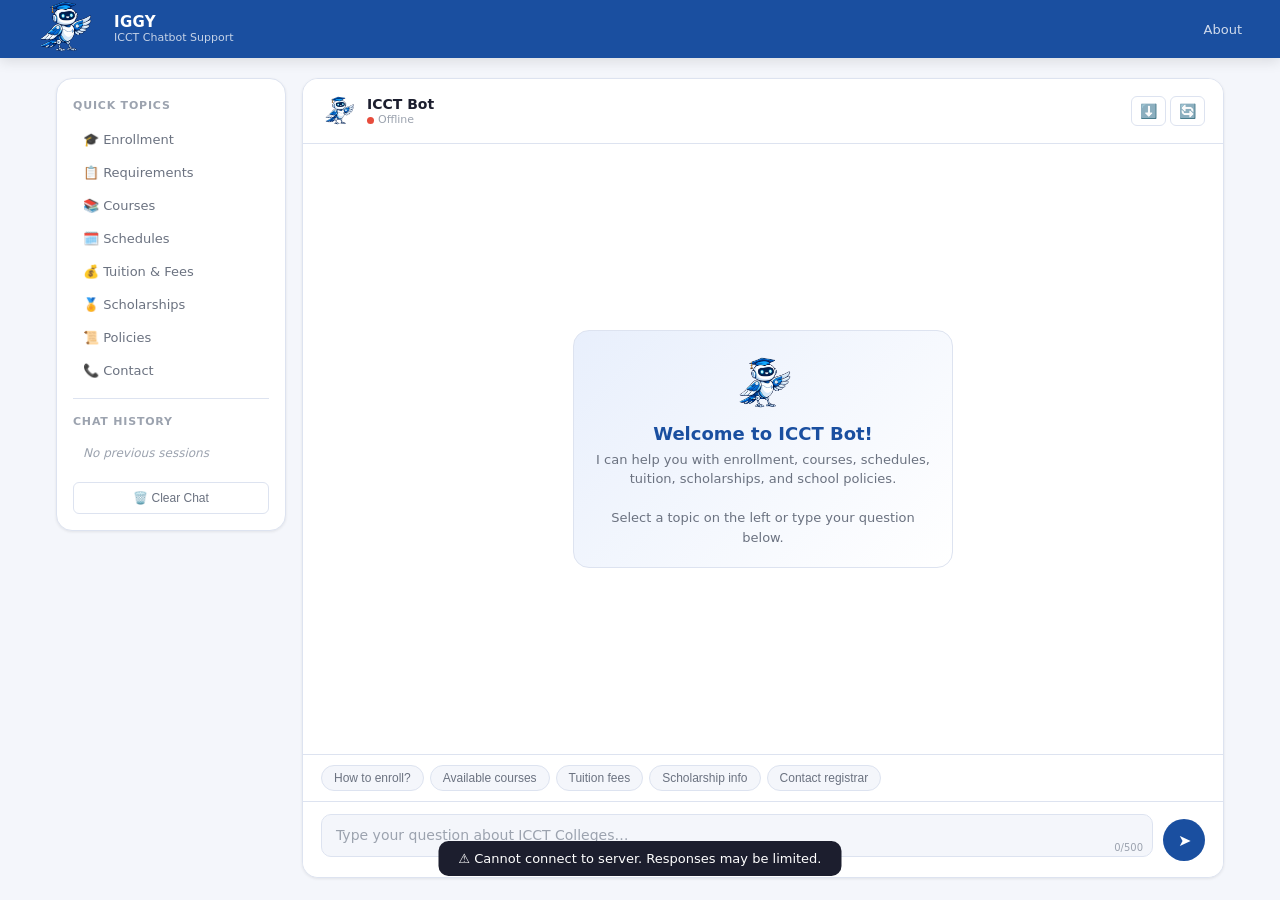
<file: index.html>
<!DOCTYPE html>
<html lang="en">
<head>
  <meta charset="UTF-8" />
  <meta name="viewport" content="width=device-width, initial-scale=1.0"/>
  <title>IGGY – ICCT Chatbot Support</title>
  <link rel="stylesheet" href="css/style.css" />
  <link rel="icon" href="data:image/svg+xml,<svg xmlns='http://www.w3.org/2000/svg' viewBox='0 0 100 100'><text y='.9em' font-size='90'>🎓</text></svg>"/>
</head>
<body>

  <!-- ===== HEADER ===== -->
  <header class="site-header">
    <div class="header-brand">
      <img src="Iggy.png" alt="Iggy" class="welcome-icon-img"/>
      <div class="brand-text">
        <span class="brand-name">IGGY</span>
        <span class="brand-tagline">ICCT Chatbot Support</span>
      </div>
    </div>
    <nav class="header-nav">
      <a href="about.html" class="nav-link" data-page="about">About</a>
    </nav>
  </header>

  <!-- ===== MAIN CONTENT ===== -->
  <main class="main-layout">

    <!-- SIDEBAR -->
    <aside class="sidebar">
      <h3 class="sidebar-title">Quick Topics</h3>
      <ul class="topic-list" id="topic-list">
        <li class="topic-item" data-query="How do I enroll at ICCT Colleges?">🎓 Enrollment</li>
        <li class="topic-item" data-query="What are the admission requirements?">📋 Requirements</li>
        <li class="topic-item" data-query="What courses are available at ICCT?">📚 Courses</li>
        <li class="topic-item" data-query="What is the class schedule format?">🗓️ Schedules</li>
        <li class="topic-item" data-query="What are the tuition fees and payment options?">💰 Tuition & Fees</li>
        <li class="topic-item" data-query="What scholarships are available?">🏅 Scholarships</li>
        <li class="topic-item" data-query="What are the school rules and policies?">📜 Policies</li>
        <li class="topic-item" data-query="How do I contact the registrar?">📞 Contact</li>
      </ul>

      <div class="sidebar-divider"></div>

      <h3 class="sidebar-title">Chat History</h3>
      <ul class="history-list" id="history-list">
        <li class="history-empty">No previous sessions</li>
      </ul>

      <button class="clear-btn" id="clear-btn" onclick="ChatApp.clearChat()">
        🗑️ Clear Chat
      </button>
    </aside>

    <!-- CHAT AREA -->
    <section class="chat-container" role="main" aria-label="Chat interface">

      <!-- Chat header -->
      <div class="chat-header">
        <div class="bot-info">
          <img src="Iggy.png" alt="Iggy" class="brand-logo-img"/>
          <div class="bot-details">
            <span class="bot-name">ICCT Bot</span>
            <span class="bot-status" id="bot-status">
              <span class="status-dot"></span> Online
            </span>
          </div>
        </div>
        <div class="chat-actions">
          <button class="icon-btn" onclick="ChatApp.exportChat()" title="Export chat">⬇️</button>
          <button class="icon-btn" onclick="ChatApp.clearChat()" title="New chat">🔄</button>
        </div>
      </div>

      <!-- Messages -->
      <div class="messages-area" id="messages-area" role="log" aria-live="polite" aria-label="Chat messages">
        <!-- Welcome message injected by JS -->
      </div>

      <!-- Suggestions bar -->
      <div class="suggestions-bar" id="suggestions-bar">
        <button class="suggestion-chip" onclick="ChatApp.sendSuggestion(this)">How to enroll?</button>
        <button class="suggestion-chip" onclick="ChatApp.sendSuggestion(this)">Available courses</button>
        <button class="suggestion-chip" onclick="ChatApp.sendSuggestion(this)">Tuition fees</button>
        <button class="suggestion-chip" onclick="ChatApp.sendSuggestion(this)">Scholarship info</button>
        <button class="suggestion-chip" onclick="ChatApp.sendSuggestion(this)">Contact registrar</button>
      </div>

      <!-- Input area -->
      <div class="input-area">
        <div class="input-wrapper">
          <textarea
            id="user-input"
            class="user-input"
            placeholder="Type your question about ICCT Colleges…"
            rows="1"
            maxlength="500"
            aria-label="Type your message"
          ></textarea>
          <span class="char-count" id="char-count">0/500</span>
        </div>
        <button class="send-btn" id="send-btn" aria-label="Send message" onclick="ChatApp.sendMessage()">
          ➤
        </button>
      </div>

    </section>
  </main>

  <!-- ===== TOAST NOTIFICATION ===== -->
  <div class="toast" id="toast" role="alert" aria-live="assertive"></div>

  <!-- ===== SCRIPTS ===== -->
  <script src="js/utils.js"></script>
  <script src="js/api.js"></script>
  <script src="js/chat.js"></script>
  <script src="js/app.js"></script>

</body>
</html>
</file>
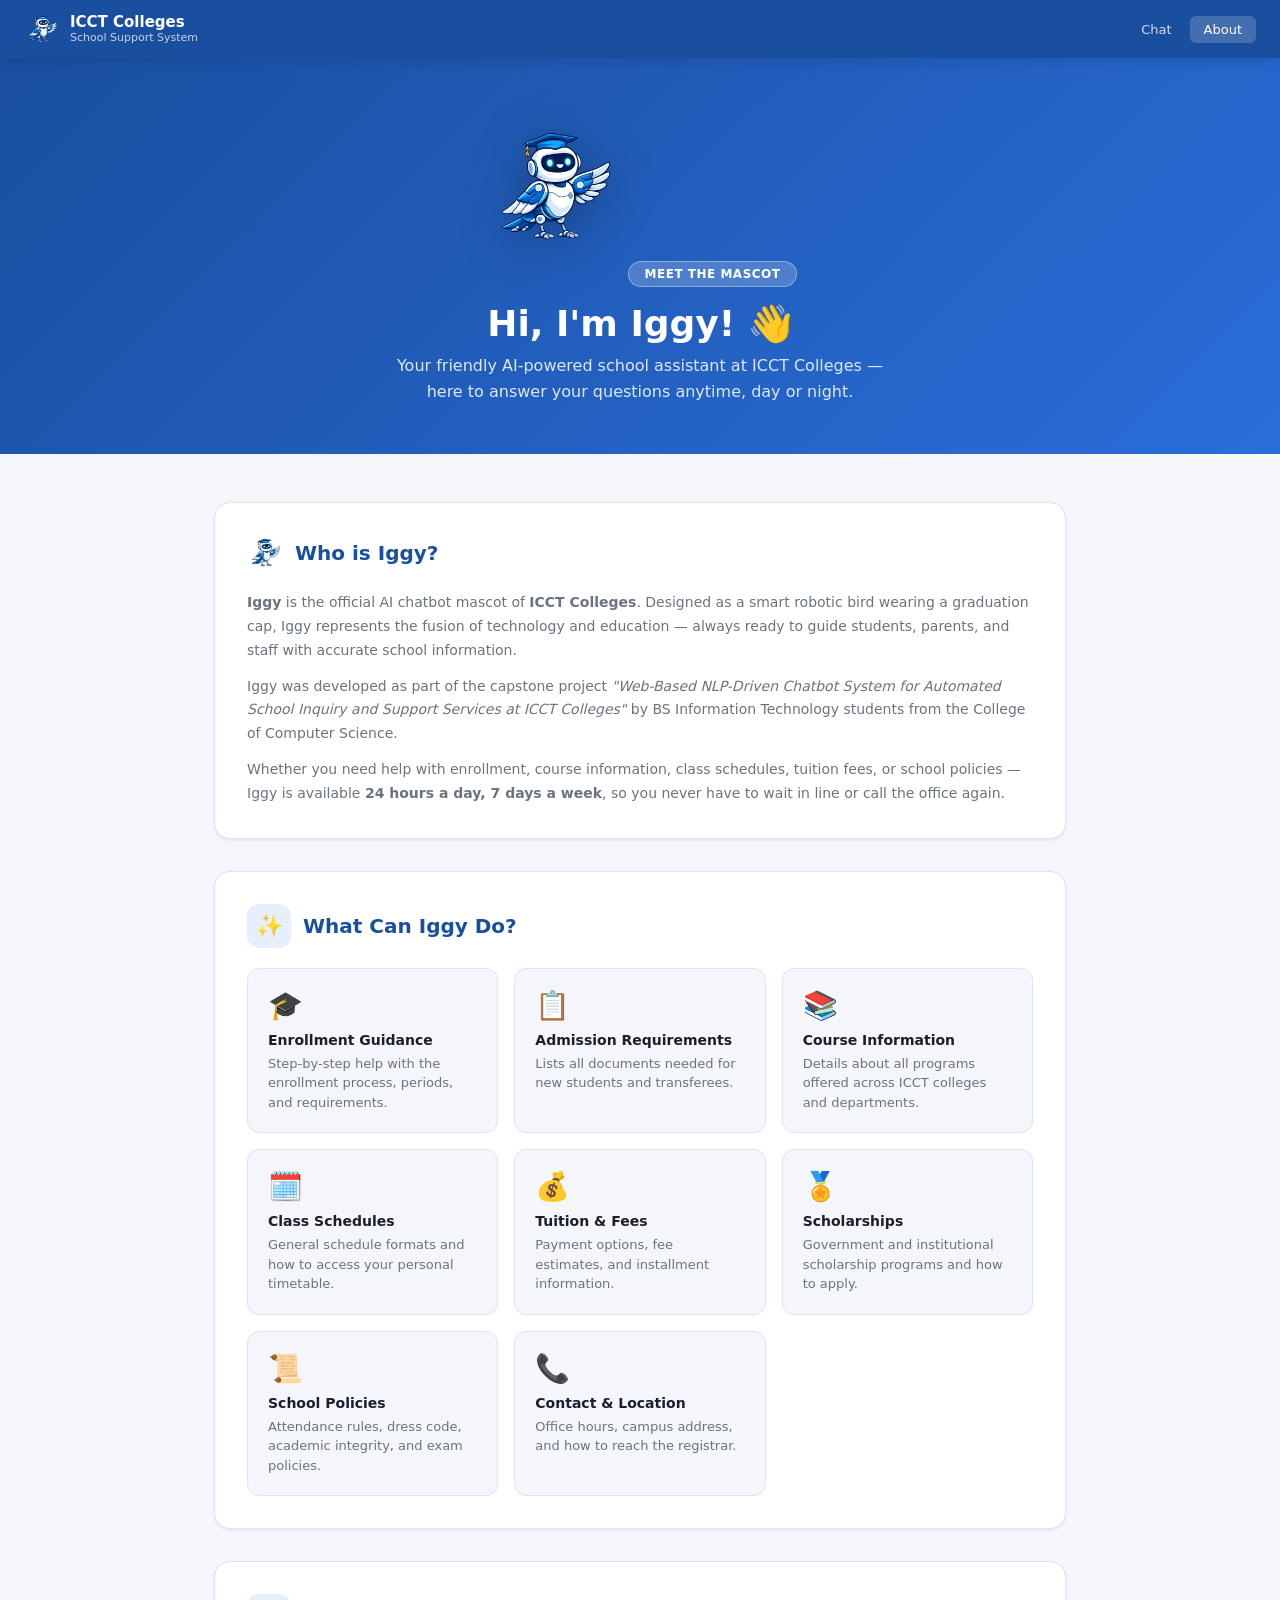
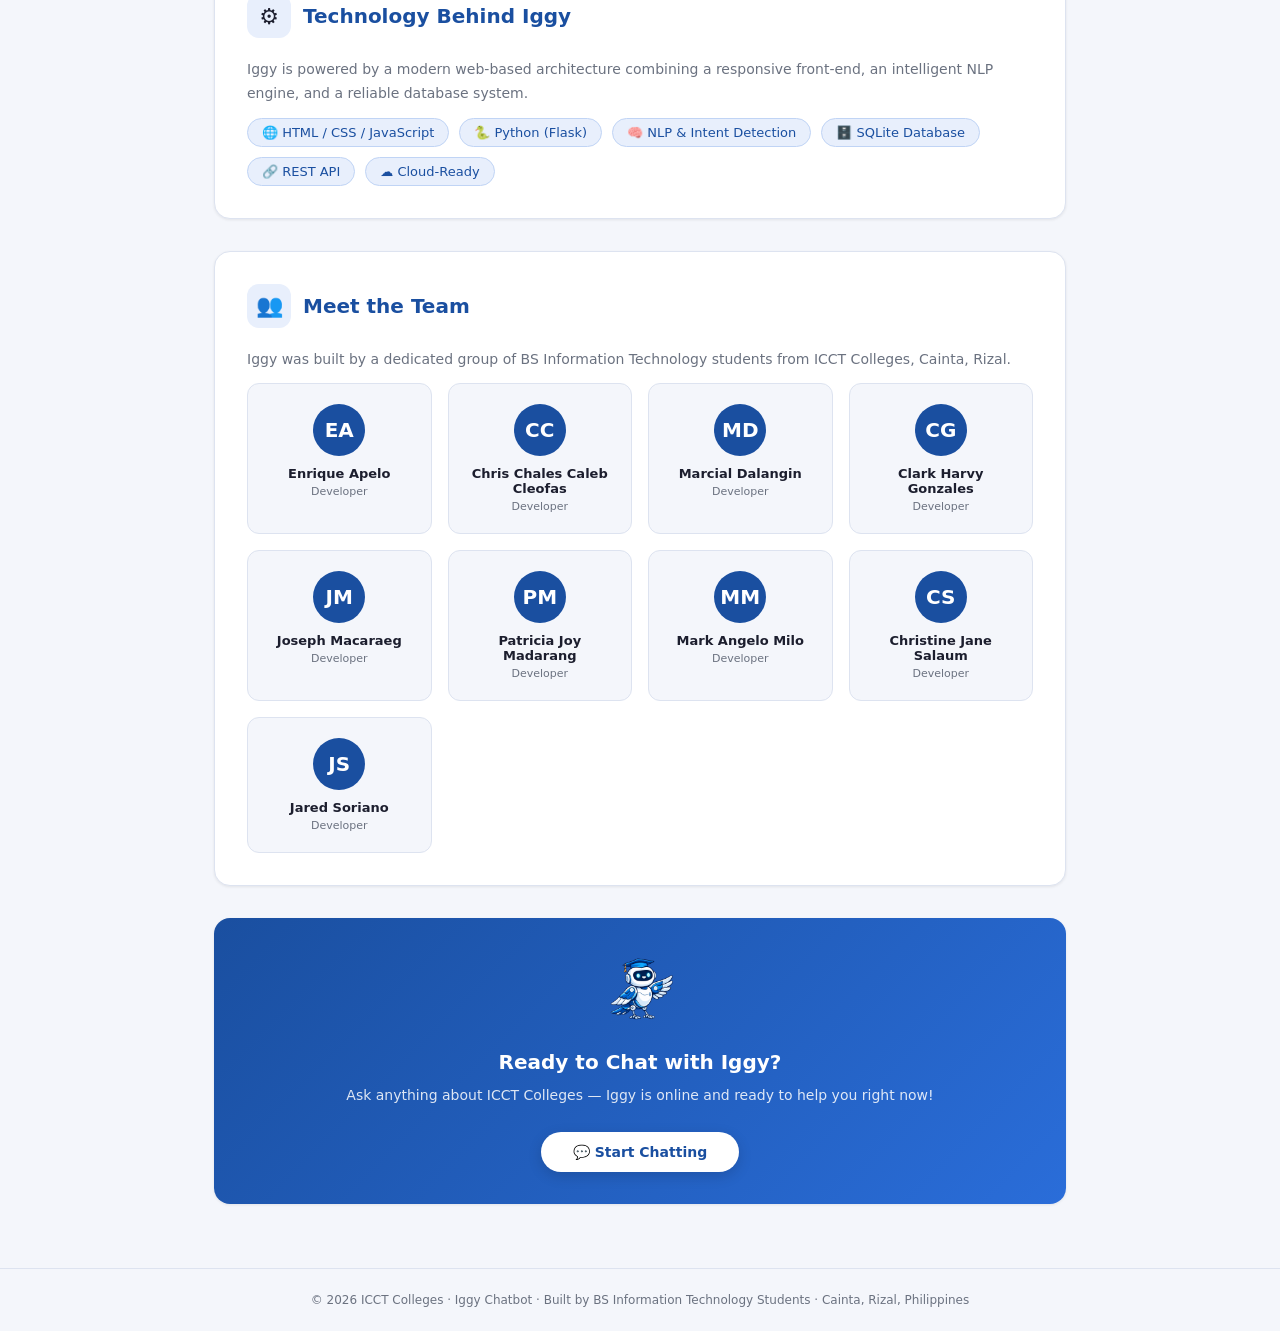
<file: about.html>
<!DOCTYPE html>
<html lang="en">
<head>
  <meta charset="UTF-8" />
  <meta name="viewport" content="width=device-width, initial-scale=1.0"/>
  <title>About Iggy – ICCT Colleges Chatbot</title>
  <style>
    *, *::before, *::after { box-sizing: border-box; margin: 0; padding: 0; }

    :root {
      --primary:       #1a4fa0;
      --primary-dark:  #0e337a;
      --primary-light: #e8effc;
      --accent:        #f5a623;
      --bg:            #f4f6fb;
      --surface:       #ffffff;
      --border:        #dde3f0;
      --text:          #1c1e2e;
      --text-muted:    #6b7280;
      --font:          'Segoe UI', system-ui, sans-serif;
    }

    body {
      font-family: var(--font);
      background: var(--bg);
      color: var(--text);
      min-height: 100vh;
    }

    /* ── Header ── */
    .site-header {
      background: var(--primary);
      color: #fff;
      padding: 0 24px;
      height: 58px;
      display: flex;
      align-items: center;
      justify-content: space-between;
      box-shadow: 0 4px 12px rgba(0,0,0,.10);
      position: sticky;
      top: 0;
      z-index: 100;
    }

    .header-brand { display: flex; align-items: center; gap: 10px; }
    .brand-logo-img { width: 36px; height: 36px; object-fit: contain; }
    .brand-text { display: flex; flex-direction: column; line-height: 1.2; }
    .brand-name { font-size: 15px; font-weight: 700; }
    .brand-tagline { font-size: 11px; opacity: .75; }

    .header-nav { display: flex; gap: 4px; }
    .nav-link {
      color: rgba(255,255,255,.8);
      text-decoration: none;
      padding: 6px 14px;
      border-radius: 6px;
      font-size: 13px;
      font-weight: 500;
      transition: background .18s;
    }
    .nav-link:hover, .nav-link.active {
      background: rgba(255,255,255,.18);
      color: #fff;
    }

    /* ── Hero ── */
    .hero {
      background: linear-gradient(135deg, var(--primary) 0%, #2a6dd9 100%);
      color: #fff;
      text-align: center;
      padding: 60px 24px 50px;
    }

    .hero-img {
      width: 140px;
      height: 140px;
      object-fit: contain;
      filter: drop-shadow(0 8px 24px rgba(0,0,0,.25));
      margin-bottom: 20px;
      animation: float 3s ease-in-out infinite;
    }

    @keyframes float {
      0%, 100% { transform: translateY(0); }
      50%       { transform: translateY(-10px); }
    }

    .hero h1 { font-size: 36px; font-weight: 800; margin-bottom: 8px; }
    .hero p  { font-size: 16px; opacity: .85; max-width: 500px; margin: 0 auto; line-height: 1.6; }

    .hero-badge {
      display: inline-block;
      background: rgba(255,255,255,.2);
      border: 1px solid rgba(255,255,255,.35);
      border-radius: 20px;
      padding: 5px 16px;
      font-size: 12px;
      font-weight: 600;
      letter-spacing: .5px;
      margin-bottom: 16px;
      text-transform: uppercase;
    }

    /* ── Main Content ── */
    .content {
      max-width: 900px;
      margin: 0 auto;
      padding: 48px 24px 64px;
      display: flex;
      flex-direction: column;
      gap: 32px;
    }

    /* ── Cards ── */
    .card {
      background: var(--surface);
      border: 1px solid var(--border);
      border-radius: 16px;
      padding: 32px;
      box-shadow: 0 1px 3px rgba(0,0,0,.08);
    }

    .card-header {
      display: flex;
      align-items: center;
      gap: 12px;
      margin-bottom: 20px;
    }

    .card-icon {
      width: 44px; height: 44px;
      border-radius: 12px;
      background: var(--primary-light);
      display: flex; align-items: center; justify-content: center;
      font-size: 22px;
      flex-shrink: 0;
    }

    .card h2 { font-size: 20px; font-weight: 700; color: var(--primary); }
    .card p  { font-size: 14px; color: var(--text-muted); line-height: 1.7; margin-bottom: 12px; }
    .card p:last-child { margin-bottom: 0; }

    /* ── Features Grid ── */
    .features-grid {
      display: grid;
      grid-template-columns: repeat(auto-fit, minmax(220px, 1fr));
      gap: 16px;
    }

    .feature-item {
      background: var(--bg);
      border: 1px solid var(--border);
      border-radius: 12px;
      padding: 20px;
      transition: transform .18s, box-shadow .18s;
    }
    .feature-item:hover {
      transform: translateY(-3px);
      box-shadow: 0 6px 20px rgba(26,79,160,.12);
    }

    .feature-icon { font-size: 28px; margin-bottom: 10px; }
    .feature-title { font-size: 14px; font-weight: 600; margin-bottom: 6px; color: var(--text); }
    .feature-desc  { font-size: 13px; color: var(--text-muted); line-height: 1.5; }

    /* ── Team ── */
    .team-grid {
      display: grid;
      grid-template-columns: repeat(auto-fit, minmax(160px, 1fr));
      gap: 16px;
    }

    .team-card {
      background: var(--bg);
      border: 1px solid var(--border);
      border-radius: 12px;
      padding: 20px 16px;
      text-align: center;
      transition: transform .18s;
    }
    .team-card:hover { transform: translateY(-3px); }

    .team-avatar {
      width: 52px; height: 52px;
      border-radius: 50%;
      background: var(--primary);
      color: #fff;
      font-size: 20px;
      font-weight: 700;
      display: flex; align-items: center; justify-content: center;
      margin: 0 auto 10px;
    }

    .team-name { font-size: 13px; font-weight: 600; color: var(--text); margin-bottom: 4px; }
    .team-role { font-size: 11px; color: var(--text-muted); }

    /* ── Tech Stack ── */
    .tech-list {
      display: flex;
      flex-wrap: wrap;
      gap: 10px;
      margin-top: 4px;
    }

    .tech-badge {
      display: flex;
      align-items: center;
      gap: 6px;
      background: var(--primary-light);
      color: var(--primary);
      border: 1px solid #c0d4f5;
      border-radius: 20px;
      padding: 6px 14px;
      font-size: 13px;
      font-weight: 500;
    }

    /* ── CTA ── */
    .cta-card {
      background: linear-gradient(135deg, var(--primary) 0%, #2a6dd9 100%);
      color: #fff;
      text-align: center;
      border: none;
    }

    .cta-card h2 { color: #fff; margin-bottom: 10px; }
    .cta-card p  { color: rgba(255,255,255,.85); margin-bottom: 24px; }

    .cta-btn {
      display: inline-block;
      background: #fff;
      color: var(--primary);
      font-weight: 700;
      font-size: 14px;
      padding: 12px 32px;
      border-radius: 30px;
      text-decoration: none;
      transition: transform .15s, box-shadow .15s;
      box-shadow: 0 4px 14px rgba(0,0,0,.15);
    }
    .cta-btn:hover {
      transform: translateY(-2px);
      box-shadow: 0 8px 24px rgba(0,0,0,.2);
    }

    /* ── Footer ── */
    .footer {
      text-align: center;
      padding: 24px;
      font-size: 12px;
      color: var(--text-muted);
      border-top: 1px solid var(--border);
    }

    @media (max-width: 600px) {
      .hero h1 { font-size: 26px; }
      .card { padding: 20px; }
      .header-nav { display: none; }
    }
  </style>
</head>
<body>

  <!-- ── Header ── -->
  <header class="site-header">
    <div class="header-brand">
      <img src="Iggy.png" alt="Iggy" class="brand-logo-img"/>
      <div class="brand-text">
        <span class="brand-name">ICCT Colleges</span>
        <span class="brand-tagline">School Support System</span>
      </div>
    </div>
    <nav class="header-nav">
      <a href="index.html" class="nav-link">Chat</a>
      <a href="about.html" class="nav-link active">About</a>
    </nav>
  </header>

  <!-- ── Hero ── -->
  <section class="hero">
    <img src="Iggy.png" alt="Iggy the ICCT Chatbot Mascot" class="hero-img"/>
    <div class="hero-badge">Meet the Mascot</div>
    <h1>Hi, I'm Iggy! 👋</h1>
    <p>Your friendly AI-powered school assistant at ICCT Colleges — here to answer your questions anytime, day or night.</p>
  </section>

  <!-- ── Content ── -->
  <main class="content">

    <!-- About Iggy -->
    <div class="card">
      <div class="card-header">
        <img src="Iggy.png" alt="Iggy" class="brand-logo-img"/>
        <h2>Who is Iggy?</h2>
      </div>
      <p>
        <strong>Iggy</strong> is the official AI chatbot mascot of <strong>ICCT Colleges</strong>. Designed as a smart robotic bird wearing a graduation cap, Iggy represents the fusion of technology and education — always ready to guide students, parents, and staff with accurate school information.
      </p>
      <p>
        Iggy was developed as part of the capstone project <em>"Web-Based NLP-Driven Chatbot System for Automated School Inquiry and Support Services at ICCT Colleges"</em> by BS Information Technology students from the College of Computer Science.
      </p>
      <p>
        Whether you need help with enrollment, course information, class schedules, tuition fees, or school policies — Iggy is available <strong>24 hours a day, 7 days a week</strong>, so you never have to wait in line or call the office again.
      </p>
    </div>

    <!-- Features -->
    <div class="card">
      <div class="card-header">
        <div class="card-icon">✨</div>
        <h2>What Can Iggy Do?</h2>
      </div>
      <div class="features-grid">
        <div class="feature-item">
          <div class="feature-icon">🎓</div>
          <div class="feature-title">Enrollment Guidance</div>
          <div class="feature-desc">Step-by-step help with the enrollment process, periods, and requirements.</div>
        </div>
        <div class="feature-item">
          <div class="feature-icon">📋</div>
          <div class="feature-title">Admission Requirements</div>
          <div class="feature-desc">Lists all documents needed for new students and transferees.</div>
        </div>
        <div class="feature-item">
          <div class="feature-icon">📚</div>
          <div class="feature-title">Course Information</div>
          <div class="feature-desc">Details about all programs offered across ICCT colleges and departments.</div>
        </div>
        <div class="feature-item">
          <div class="feature-icon">🗓️</div>
          <div class="feature-title">Class Schedules</div>
          <div class="feature-desc">General schedule formats and how to access your personal timetable.</div>
        </div>
        <div class="feature-item">
          <div class="feature-icon">💰</div>
          <div class="feature-title">Tuition & Fees</div>
          <div class="feature-desc">Payment options, fee estimates, and installment information.</div>
        </div>
        <div class="feature-item">
          <div class="feature-icon">🏅</div>
          <div class="feature-title">Scholarships</div>
          <div class="feature-desc">Government and institutional scholarship programs and how to apply.</div>
        </div>
        <div class="feature-item">
          <div class="feature-icon">📜</div>
          <div class="feature-title">School Policies</div>
          <div class="feature-desc">Attendance rules, dress code, academic integrity, and exam policies.</div>
        </div>
        <div class="feature-item">
          <div class="feature-icon">📞</div>
          <div class="feature-title">Contact & Location</div>
          <div class="feature-desc">Office hours, campus address, and how to reach the registrar.</div>
        </div>
      </div>
    </div>

    <!-- Tech Stack -->
    <div class="card">
      <div class="card-header">
        <div class="card-icon">⚙️</div>
        <h2>Technology Behind Iggy</h2>
      </div>
      <p>Iggy is powered by a modern web-based architecture combining a responsive front-end, an intelligent NLP engine, and a reliable database system.</p>
      <div class="tech-list">
        <span class="tech-badge">🌐 HTML / CSS / JavaScript</span>
        <span class="tech-badge">🐍 Python (Flask)</span>
        <span class="tech-badge">🧠 NLP & Intent Detection</span>
        <span class="tech-badge">🗄️ SQLite Database</span>
        <span class="tech-badge">🔗 REST API</span>
        <span class="tech-badge">☁️ Cloud-Ready</span>
      </div>
    </div>

    <!-- Team -->
    <div class="card">
      <div class="card-header">
        <div class="card-icon">👥</div>
        <h2>Meet the Team</h2>
      </div>
      <p>Iggy was built by a dedicated group of BS Information Technology students from ICCT Colleges, Cainta, Rizal.</p>
      <div class="team-grid">
        <div class="team-card">
          <div class="team-avatar">EA</div>
          <div class="team-name">Enrique Apelo</div>
          <div class="team-role">Developer</div>
        </div>
        <div class="team-card">
          <div class="team-avatar">CC</div>
          <div class="team-name">Chris Chales Caleb Cleofas</div>
          <div class="team-role">Developer</div>
        </div>
        <div class="team-card">
          <div class="team-avatar">MD</div>
          <div class="team-name">Marcial Dalangin</div>
          <div class="team-role">Developer</div>
        </div>
        <div class="team-card">
          <div class="team-avatar">CG</div>
          <div class="team-name">Clark Harvy Gonzales</div>
          <div class="team-role">Developer</div>
        </div>
        <div class="team-card">
          <div class="team-avatar">JM</div>
          <div class="team-name">Joseph Macaraeg</div>
          <div class="team-role">Developer</div>
        </div>
        <div class="team-card">
          <div class="team-avatar">PM</div>
          <div class="team-name">Patricia Joy Madarang</div>
          <div class="team-role">Developer</div>
        </div>
        <div class="team-card">
          <div class="team-avatar">MM</div>
          <div class="team-name">Mark Angelo Milo</div>
          <div class="team-role">Developer</div>
        </div>
        <div class="team-card">
          <div class="team-avatar">CS</div>
          <div class="team-name">Christine Jane Salaum</div>
          <div class="team-role">Developer</div>
        </div>
        <div class="team-card">
          <div class="team-avatar">JS</div>
          <div class="team-name">Jared Soriano</div>
          <div class="team-role">Developer</div>
        </div>
      </div>
    </div>
    <!-- CTA -->
    <div class="card cta-card">
      <img src="Iggy.png" alt="Iggy" style="width:80px;height:80px;object-fit:contain;margin-bottom:16px;"/>
      <h2>Ready to Chat with Iggy?</h2>
      <p>Ask anything about ICCT Colleges — Iggy is online and ready to help you right now!</p>
      <a href="index.html" class="cta-btn">💬 Start Chatting</a>
    </div>

  </main>

  <!-- ── Footer ── -->
  <footer class="footer">
    © 2026 ICCT Colleges · Iggy Chatbot · Built by BS Information Technology Students · Cainta, Rizal, Philippines
  </footer>

</body>
</html>
</file>
<file: css/style.css>
/* =====================================================
   ICCT Colleges Chatbot – Stylesheet
   Component 1: Web-Based Chat Interface (Front-End)
   ===================================================== */

/* ── Reset & Variables ── */
*, *::before, *::after { box-sizing: border-box; margin: 0; padding: 0; }

/* Iggy mascot image styles */
.bot-avatar-img {
  width: 38px;
  height: 38px;
  border-radius: 50%;
  object-fit: cover;
}

.brand-logo-img {
  width: 36px;
  height: 36px;
  object-fit: contain;
}

.welcome-icon-img {
  width: 80px;
  height: 65px;
  object-fit: contain;
  margin-bottom: 3px;
  
}
.card-icon-img {
  width: 100px;
  height: 90px;
  object-fit: contain;
  margin-bottom: 5px;
  
}




:root {
  --primary:       #1a4fa0;
  --primary-dark:  #0e337a;
  --primary-light: #e8effc;
  --accent:        #f5a623;
  --success:       #27ae60;
  --danger:        #e74c3c;
  --bg:            #f4f6fb;
  --surface:       #ffffff;
  --border:        #dde3f0;
  --text:          #1c1e2e;
  --text-muted:    #6b7280;
  --text-light:    #9ca3af;
  --radius-sm:     6px;
  --radius-md:     10px;
  --radius-lg:     16px;
  --shadow-sm:     0 1px 3px rgba(0,0,0,.08);
  --shadow-md:     0 4px 12px rgba(0,0,0,.10);
  --font:          'Segoe UI', system-ui, -apple-system, sans-serif;
  --transition:    0.18s ease;
}

body {
  font-family: var(--font);
  background: var(--bg);
  color: var(--text);
  min-height: 100vh;
  display: flex;
  flex-direction: column;
}

/* ── Header ── */
.site-header {
  background: var(--primary);
  color: #fff;
  padding: 0 24px;
  height: 58px;
  display: flex;
  align-items: center;
  justify-content: space-between;
  box-shadow: var(--shadow-md);
  position: sticky;
  top: 0;
  z-index: 100;
}

.header-brand { display: flex; align-items: center; gap: 10px; }
.brand-logo { font-size: 24px; }
.brand-text { display: flex; flex-direction: column; line-height: 1.2; }
.brand-name { font-size: 15px; font-weight: 700; letter-spacing: .3px; }
.brand-tagline { font-size: 11px; opacity: .75; }

.header-nav { display: flex; gap: 4px; }
.nav-link {
  color: rgba(255,255,255,.8);
  text-decoration: none;
  padding: 6px 14px;
  border-radius: var(--radius-sm);
  font-size: 13px;
  font-weight: 500;
  transition: background var(--transition);
}
.nav-link:hover, .nav-link.active {
  background: rgba(255,255,255,.18);
  color: #fff;
}

/* ── Layout ── */
.main-layout {
  display: grid;
  grid-template-columns: 230px 1fr;
  gap: 0;
  flex: 1;
  max-width: 1200px;
  width: 100%;
  margin: 0 auto;
  padding: 20px 16px;
  gap: 16px;
}

/* ── Sidebar ── */
.sidebar {
  background: var(--surface);
  border: 1px solid var(--border);
  border-radius: var(--radius-lg);
  padding: 16px;
  display: flex;
  flex-direction: column;
  gap: 8px;
  height: fit-content;
  position: sticky;
  top: 76px;
  box-shadow: var(--shadow-sm);
}

.sidebar-title {
  font-size: 11px;
  text-transform: uppercase;
  letter-spacing: .8px;
  color: var(--text-light);
  font-weight: 600;
  padding: 4px 0;
}

.topic-list, .history-list { list-style: none; display: flex; flex-direction: column; gap: 2px; }

.topic-item {
  padding: 8px 10px;
  border-radius: var(--radius-sm);
  font-size: 13px;
  cursor: pointer;
  transition: background var(--transition), color var(--transition);
  color: var(--text-muted);
}
.topic-item:hover { background: var(--primary-light); color: var(--primary); }

.sidebar-divider { border: none; border-top: 1px solid var(--border); margin: 4px 0; }

.history-empty { font-size: 12px; color: var(--text-light); padding: 6px 10px; font-style: italic; }

.history-item {
  padding: 7px 10px;
  border-radius: var(--radius-sm);
  font-size: 12px;
  color: var(--text-muted);
  cursor: pointer;
  white-space: nowrap;
  overflow: hidden;
  text-overflow: ellipsis;
  transition: background var(--transition);
}
.history-item:hover { background: var(--bg); }

.clear-btn {
  margin-top: 8px;
  padding: 8px;
  border: 1px solid var(--border);
  border-radius: var(--radius-sm);
  background: transparent;
  color: var(--text-muted);
  font-size: 12px;
  cursor: pointer;
  transition: all var(--transition);
  width: 100%;
}
.clear-btn:hover { background: #fff0f0; color: var(--danger); border-color: #f5c0bb; }

/* ── Chat Container ── */
.chat-container {
  background: var(--surface);
  border: 1px solid var(--border);
  border-radius: var(--radius-lg);
  display: flex;
  flex-direction: column;
  height: calc(100vh - 100px);
  min-height: 500px;
  box-shadow: var(--shadow-sm);
  overflow: hidden;
}

.chat-header {
  padding: 14px 18px;
  border-bottom: 1px solid var(--border);
  display: flex;
  align-items: center;
  justify-content: space-between;
  background: var(--surface);
  flex-shrink: 0;
}

.bot-info { display: flex; align-items: center; gap: 10px; }
.bot-avatar { font-size: 28px; }
.bot-details { display: flex; flex-direction: column; line-height: 1.3; }
.bot-name { font-size: 14px; font-weight: 600; }
.bot-status { font-size: 11px; color: var(--text-light); display: flex; align-items: center; gap: 4px; }
.status-dot {
  width: 7px; height: 7px; border-radius: 50%;
  background: var(--success);
  display: inline-block;
  animation: pulse 2s infinite;
}
@keyframes pulse { 0%,100%{opacity:1} 50%{opacity:.4} }

.chat-actions { display: flex; gap: 4px; }
.icon-btn {
  padding: 6px 8px;
  border: 1px solid var(--border);
  border-radius: var(--radius-sm);
  background: transparent;
  cursor: pointer;
  font-size: 14px;
  transition: background var(--transition);
}
.icon-btn:hover { background: var(--bg); }

/* ── Messages ── */
.messages-area {
  flex: 1;
  overflow-y: auto;
  padding: 20px 18px;
  display: flex;
  flex-direction: column;
  gap: 16px;
  scroll-behavior: smooth;
}

.messages-area::-webkit-scrollbar { width: 5px; }
.messages-area::-webkit-scrollbar-track { background: transparent; }
.messages-area::-webkit-scrollbar-thumb { background: var(--border); border-radius: 3px; }

/* Message rows */
.msg-row { display: flex; gap: 8px; max-width: 80%; }
.msg-row.bot { align-self: flex-start; }
.msg-row.user { align-self: flex-end; flex-direction: row-reverse; }

.msg-avatar-sm {
  width: 30px; height: 30px;
  border-radius: 50%;
  background: var(--primary-light);
  display: flex; align-items: center; justify-content: center;
  font-size: 14px;
  flex-shrink: 0;
  align-self: flex-end;
}
.msg-row.user .msg-avatar-sm { background: var(--accent); }

.msg-bubble {
  padding: 10px 14px;
  border-radius: var(--radius-lg);
  font-size: 14px;
  line-height: 1.6;
  word-break: break-word;
}

.msg-row.bot .msg-bubble {
  background: var(--bg);
  border: 1px solid var(--border);
  border-bottom-left-radius: var(--radius-sm);
  color: var(--text);
}
.msg-row.user .msg-bubble {
  background: var(--primary);
  color: #fff;
  border-bottom-right-radius: var(--radius-sm);
}

.msg-meta {
  font-size: 10px;
  color: var(--text-light);
  margin-top: 4px;
  padding: 0 4px;
}
.msg-row.user .msg-meta { text-align: right; }

/* Typing indicator */
.typing-row { display: flex; gap: 8px; align-self: flex-start; }
.typing-bubble {
  background: var(--bg);
  border: 1px solid var(--border);
  border-radius: var(--radius-lg);
  border-bottom-left-radius: var(--radius-sm);
  padding: 12px 16px;
  display: flex;
  gap: 5px;
  align-items: center;
}
.typing-dot {
  width: 7px; height: 7px; border-radius: 50%;
  background: var(--text-light);
  animation: typing 1.3s infinite;
}
.typing-dot:nth-child(2) { animation-delay: .15s; }
.typing-dot:nth-child(3) { animation-delay: .3s; }
@keyframes typing { 0%,60%,100%{transform:translateY(0)} 30%{transform:translateY(-7px)} }

/* Welcome card */
.welcome-card {
  background: linear-gradient(135deg, var(--primary-light) 0%, #fff 100%);
  border: 1px solid var(--border);
  border-radius: var(--radius-lg);
  padding: 20px;
  text-align: center;
  margin: auto;
  max-width: 380px;
}
.welcome-icon { font-size: 44px; margin-bottom: 10px; }
.welcome-title { font-size: 18px; font-weight: 700; color: var(--primary); margin-bottom: 6px; }
.welcome-sub { font-size: 13px; color: var(--text-muted); line-height: 1.5; }

/* ── Suggestions ── */
.suggestions-bar {
  padding: 10px 18px;
  border-top: 1px solid var(--border);
  display: flex;
  gap: 6px;
  flex-wrap: wrap;
  flex-shrink: 0;
  background: var(--surface);
}

.suggestion-chip {
  font-size: 12px;
  padding: 5px 12px;
  border: 1px solid var(--border);
  border-radius: 20px;
  background: var(--bg);
  color: var(--text-muted);
  cursor: pointer;
  transition: all var(--transition);
  white-space: nowrap;
}
.suggestion-chip:hover {
  background: var(--primary-light);
  border-color: var(--primary);
  color: var(--primary);
}

/* ── Input Area ── */
.input-area {
  padding: 12px 18px 16px;
  display: flex;
  gap: 10px;
  align-items: flex-end;
  border-top: 1px solid var(--border);
  background: var(--surface);
  flex-shrink: 0;
}

.input-wrapper { flex: 1; position: relative; }

.user-input {
  width: 100%;
  padding: 10px 48px 10px 14px;
  border: 1px solid var(--border);
  border-radius: var(--radius-md);
  font-family: var(--font);
  font-size: 14px;
  resize: none;
  min-height: 42px;
  max-height: 110px;
  overflow-y: auto;
  color: var(--text);
  background: var(--bg);
  transition: border-color var(--transition);
  line-height: 1.5;
}
.user-input:focus { outline: none; border-color: var(--primary); background: #fff; }
.user-input::placeholder { color: var(--text-light); }

.char-count {
  position: absolute;
  bottom: 8px; right: 10px;
  font-size: 10px;
  color: var(--text-light);
  pointer-events: none;
}

.send-btn {
  width: 42px; height: 42px;
  border-radius: 50%;
  border: none;
  background: var(--primary);
  color: #fff;
  font-size: 16px;
  cursor: pointer;
  flex-shrink: 0;
  transition: background var(--transition), transform var(--transition);
  display: flex; align-items: center; justify-content: center;
}
.send-btn:hover { background: var(--primary-dark); }
.send-btn:active { transform: scale(.93); }
.send-btn:disabled { background: var(--border); cursor: not-allowed; }

/* ── Toast ── */
.toast {
  position: fixed;
  bottom: 24px; left: 50%;
  transform: translateX(-50%) translateY(20px);
  background: #1c1e2e;
  color: #fff;
  padding: 10px 20px;
  border-radius: var(--radius-md);
  font-size: 13px;
  opacity: 0;
  pointer-events: none;
  transition: all .3s ease;
  z-index: 999;
}
.toast.show { opacity: 1; transform: translateX(-50%) translateY(0); }

/* ── Error bubble ── */
.error-bubble { background: #fff0f0 !important; border-color: #f5c0bb !important; color: var(--danger) !important; }

/* ── Responsive ── */
@media (max-width: 768px) {
  .main-layout { grid-template-columns: 1fr; padding: 10px; }
  .sidebar { display: none; }
  .chat-container { height: calc(100vh - 80px); }
  .header-nav { display: none; }
}
</file>
